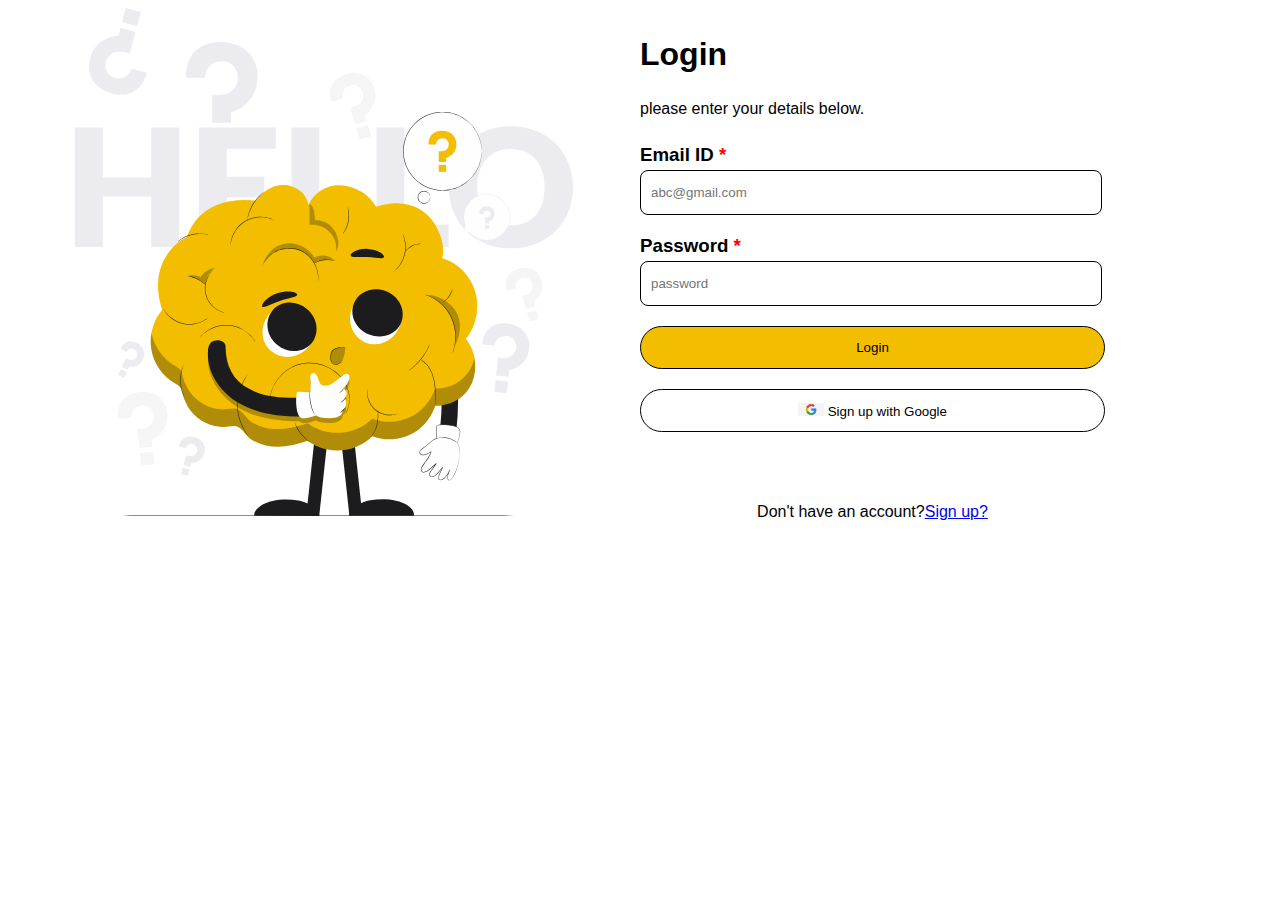
<file: index.html>
<!DOCTYPE html>
<html lang="en">
  <head>
    <meta charset="UTF-8" />
    <meta name="viewport" content="width=device-width, initial-scale=1.0" />
    <title>Login page</title>
    <link rel="stylesheet" href="css/style.css" />
  </head>
  <body>
    <section id="Login">
      <div id="loginPageImg">
        <img src="asset\loginpageimg.svg" alt="img" />
      </div>

      <!-- login form -->
      <form id="loginPageDetail">
        <!-- top-text -->
        <div class="text">
          <h2>Login</h2>
          <p>please enter your details below.</p>
        </div>

        <!-- input-field -->
        <div class="input">
          <h3>Email ID <span>*</span></h3>
          <input class="input-field" id="loginEmail" type="email" placeholder="abc@gmail.com" />
          <h3>Password <span>*</span></h3>
          <input class="input-field" id="loginPassword" type="password" placeholder="password" />
          <br />
          <button class="loginBtn" type="button" onclick="log()">Login</button>
          <br />
          <button class="googleBtn">
            <img src="asset\google.png" alt="google logo" />
            Sign up with Google
          </button>
        </div>

        <!-- bottomtext -->
        <div class="bottomText">
          <p>Don't have an account? <a href="signup.html">Sign up?</a></p>
        </div>
      </form>
    </section>
    <script src="main.js"></script>
  </body>
</html>
</file>
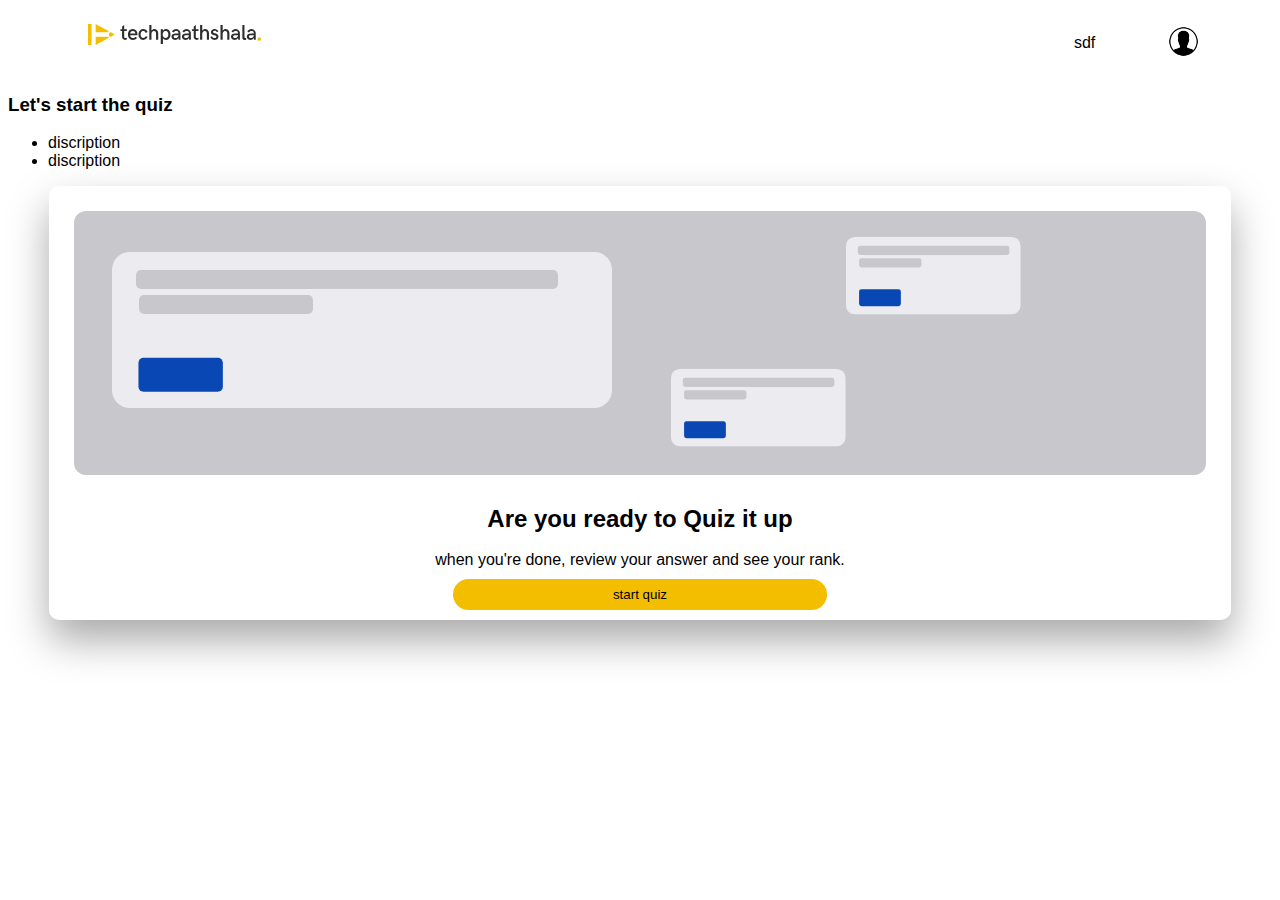
<file: dashboard.html>
<!DOCTYPE html>
<html lang="en">
  <head>
    <meta charset="UTF-8" />
    <meta name="viewport" content="width=device-width, initial-scale=1.0" />
    <title>DashBoard</title>
    <link rel="stylesheet" href="css/style.css" />
  </head>
  <body>
    <header id="head">
      <div id="techpathshala-logo">
        <img src="asset\techpathshala_logo.svg" alt="techpathshala_logo" />
      </div>
      <div id="profile-info">
        <p id="profile-name">sdf</p>
        <img
          src="asset\profile logo.jpg"
          alt="profile-image"
          height="35px"
          width="35px"
        />
      </div>
    </header>
    <section>
      <div>
        <div id="dasboard-page-text">
          <h3>Let's start the quiz</h3>
          <!-- <p><img src="asset\clock.svg" alt="" /> 10 min</p> -->
          <ul>
            <li>discription</li>
            <li>discription</li>
          </ul>
        </div>
        <div id="dasboard-box-container">
          <div id="dasboard-box">
            <div>
              <div id="dasboard-img">
                <img
                  src="asset\dasboard-page_img.svg"
                  alt="dasboard-page_img"
                />
              </div>
              <div id="catchyline">
                <h2>Are you ready to Quiz it up</h2>
                <br>
                <p>when you're done, review your answer and see your rank.</p>
              </div>
            </div>
            <div id="startButton">
              <button onclick="questionPage()">start quiz</button>
            </div>
            
          </div>
        </div>
      </div>
    </section>
    <script src="main.js"></script>
  </body>
</html>
</file>
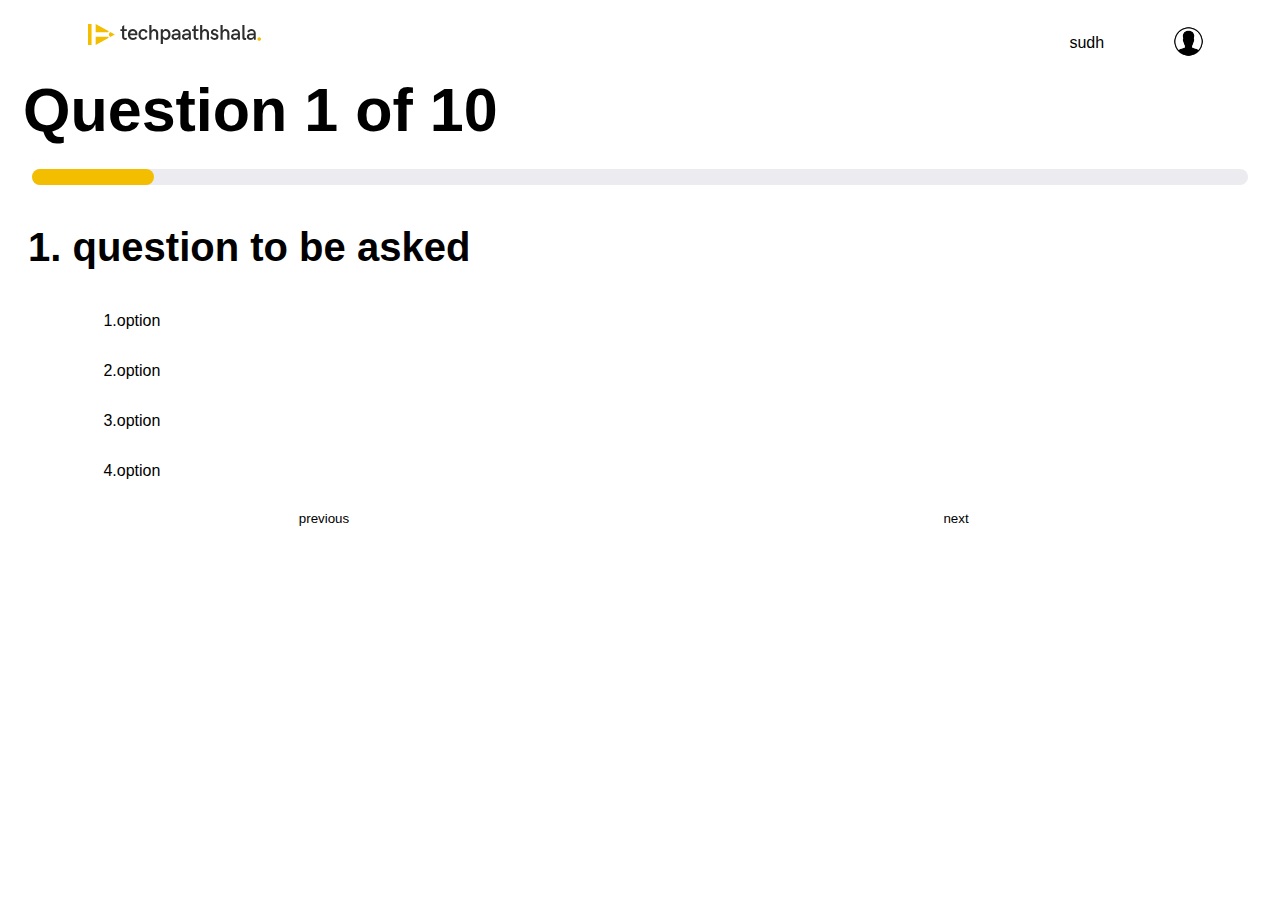
<file: question.html>
<!DOCTYPE html>
<html lang="en">
  <head>
    <meta charset="UTF-8" />
    <meta name="viewport" content="width=device-width, initial-scale=1.0" />
    <title>Document</title>
    <link rel="stylesheet" href="css/style.css" />
  </head>
  <body>
    <header id="head">
      <div id="techpathshala-logo">
        <img src="asset\techpathshala_logo.svg" alt="techpathshala_logo" />
      </div>
      <div id="profile-info">
        <p id="profile-name">sudh</p>
        <img
          src="asset\profile logo.jpg"
          alt="profile-image"
          height="35px"
          width="35px"
        />
      </div>
    </header>
    <section>
      <div id="question-counter">
        <h2>Question <span>1</span> of 10</h2>
      </div>
      <div id="progress-bar">
        <div id="progress">
          <!-- progress -->
        </div>
        <!-- progress-bar -->
      </div>
      <div id="question-wrapper">
        <h3><span>1</span>. question to be asked</h3>
        <ol>
          <li >
            <input type="radio" id="option1" name="option" />
            <label class="Options" for="option1">1.<span>option</span></label>
          </li>
          <li >
            <input type="radio" id="option2" name="option" />
            <label class="Options" for="option2">2.<span>option</span></label>
          </li>
          <li >
            <input type="radio" id="option3" name="option" />
            <label class="Options" for="option3">3.<span>option</span></label>
          </li>
          <li >
            <input type="radio" id="option4" name="option" />
            <label class="Options" for="option4">4.<span>option</span></label>
          </li>
        </ol>
      </div>
      <div id="button-wrapper">
        <button id="previous">previous</button>
        <button id="next">next</button>
      </div>
    </section>
    <script src="main.js"></script>
  </body>
</html>
</file>
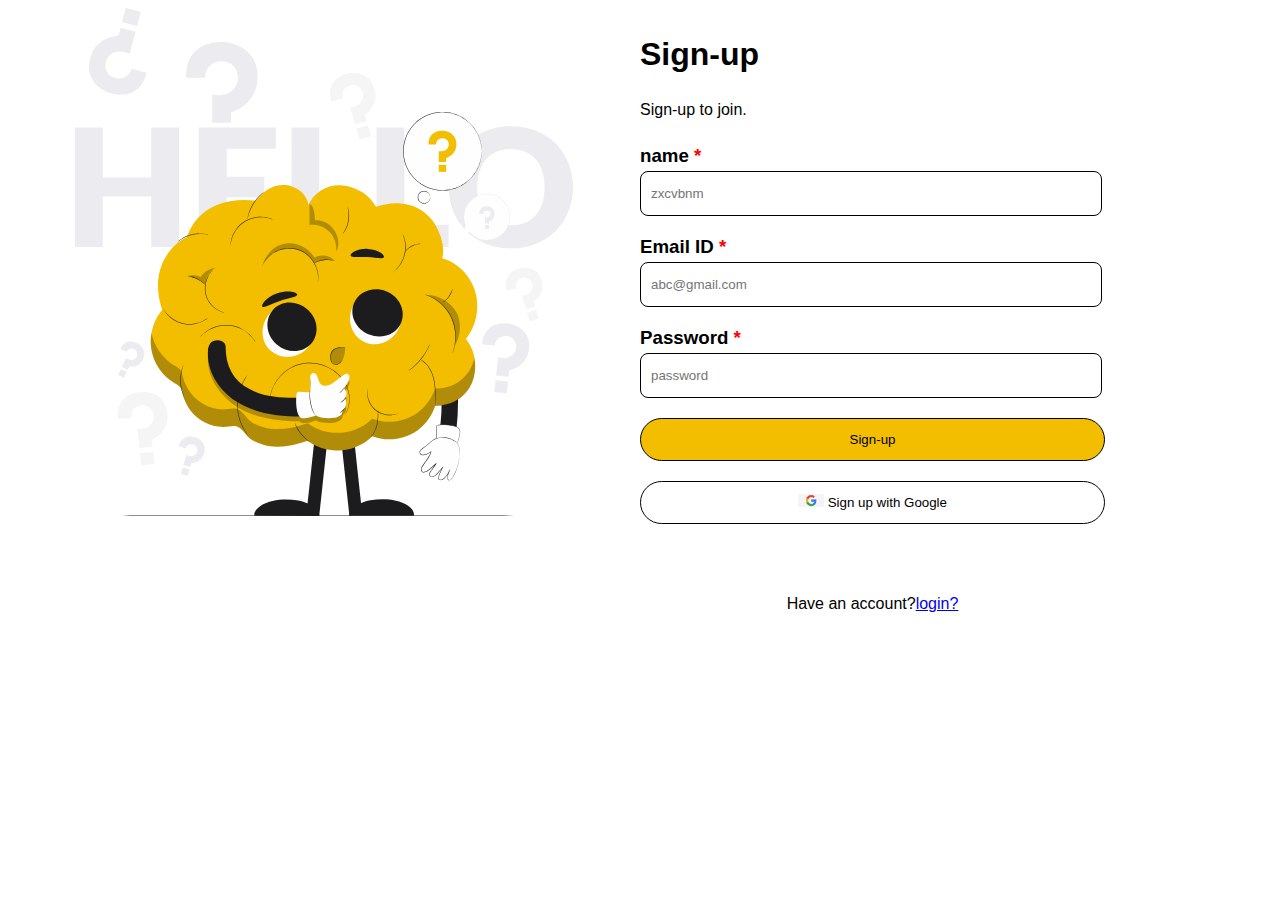
<file: signup.html>
<!DOCTYPE html>
<html lang="en">
  <head>
    <meta charset="UTF-8" />
    <meta name="viewport" content="width=device-width, initial-scale=1.0" />
    <title>Login page</title>
    <link rel="stylesheet" href="css/style.css" />
  </head>
  <body>
    <section id="Signup">
      <div id="signupPageImg">
        <img src="asset\loginpageimg.svg" alt="img" />
      </div>

      <!-- login form -->
      <form id="signupPageDetail">
        <!-- top-text -->
        <div class="text">
          <h2>Sign-up</h2>
          <p>Sign-up to join.</p>
        </div>

        <!-- input-field -->
        <div class="input">
          <h3>name <span>*</span></h3>
          <input class="input-field" id="Full-Name" type="text" placeholder="zxcvbnm" />
          <h3>Email ID <span>*</span></h3>
          <input class="input-field" id="emailId" type="email" placeholder="abc@gmail.com" />
          <h3>Password <span>*</span></h3>
          <input class="input-field" id="Passkey" type="password" placeholder="password" />
          <br />
          <button class="signupBtn" type="button" onclick="signin()">
            Sign-up
          </button>
          <br />
          <button class="googleBtn">
            <img src="asset\google.png" alt="google logo" />
            Sign up with Google
          </button>
        </div>

        <!-- bottomtext -->
        <div class="bottomText">
          <p>Have an account? <a href="index.html">login?</a></p>
        </div>
      </form>
    </section>
    <script src="main.js"></script>
  </body> 
</html>
</file>
<file: css/style.css>
body{
  font-family: Inter, sans-serif
}
#Login {
  display: flex;
}
#loginPageImg {
  flex: 1;
  width: 510px;
  height: 529px;
  left: 120px;
  justify-content: center;
  justify-self: center;
  display: flex;
  
}
#loginPageDetail {
  flex: 1;
  width: 440px;
  height: 512px;
  top: 255.5px;
  left: 793px;
  gap: 64px;
  opacity: 0px;


}
#loginPageDetail >.text > h2 {
  width: 87px;
  height: 38px;
  font-size: 32px;
  font-weight: 700;
  line-height: 38.4px;
  text-align: left;
}
#loginPageDetail >.text > p {
  width: 240px;
  height: 19px;
  font-size: 16px;
  font-weight: 400;
  line-height: 19.2px;
  text-align: left;

}
#loginPageDetail >.input > h3 {
    margin: 0;
    margin-bottom: 4px;
    padding-top: 10px;
}
#loginPageDetail >.input > h3 > span {
  color: red;
}
.input >.input-field{
  border-radius: 8px;
  border: 1px solid black;
  padding: 0px 10px;
  margin-bottom: 10px;
  width: 440px;
  height: 43px;

}
.input >.loginBtn {
  padding: 4px 50px 4px 50px;
  margin: 0;
  border-radius: 100px;
  border: 1px solid black;
  margin-bottom: 10px;
  margin-top: 10px;
  background-color: rgb(243, 189, 0);
  width: 465px;
  height: 43px;
}
.input >.googleBtn > img {
  height: 13px;
}
.input >.googleBtn {
  padding: 5px 25px 5px 25px;
  margin: 0;
  border-radius: 100px;
  border: 1px solid black;
  margin-bottom: 10px;
  margin-top: 10px;
  background-color: white;
  width: 465px;
  height: 43px;
}
#loginPageDetail >.bottomText > p{
  width: 465px;
  justify-content: center;
  display: flex;
  padding-top: 45px;
}
/* sign up */
#Signup {
  display: flex;
}
#signupPageImg {
  flex: 1;
  width: 510px;
  height: 529px;
  left: 120px;
  justify-content: center;
  justify-self: center;
  display: flex;
  
}
#signupPageDetail {
  flex: 1;
  width: 440px;
  height: 512px;
  top: 255.5px;
  left: 793px;
  gap: 64px;
  opacity: 0px;


}
#signupPageDetail >.text > h2 {
  font-size: 32px;
  font-weight: 700;
  line-height: 38.4px;
  text-align: left;
}
#signupPageDetail >.text > p {
  width: 240px;
  height: 19px;
  font-size: 16px;
  font-weight: 400;
  line-height: 19.2px;
  text-align: left;

}
#signupPageDetail >.input > h3 {
  margin: 0;
  margin-bottom: 4px;
  padding-top: 10px;
}
#signupPageDetail >.input > h3 > span {
color: red;
}
.input >.input-field{
border-radius: 8px;
border: 1px solid black;
padding: 0px 10px;
margin-bottom: 10px;
width: 440px;
height: 43px;

}
.input >.signupBtn {
padding: 4px 50px 4px 50px;
margin: 0;
border-radius: 100px;
border: 1px solid black;
margin-bottom: 10px;
margin-top: 10px;
background-color: rgb(243, 189, 0);
width: 465px;
height: 43px;
}
.input >.googleBtn > img {
height: 13px;
}
.input >.googleBtn {
padding: 5px 25px 5px 25px;
margin: 0;
border-radius: 100px;
border: 1px solid black;
margin-bottom: 10px;
margin-top: 10px;
background-color: white;
width: 465px;
height: 43px;
}
#signupPageDetail >.bottomText > p{
  width: 465px;
  justify-content: center;
  display: flex;
  padding-top: 45px;
}

                                  /* dashboard */

#head{
  display: flex;
  justify-content: space-between;
  padding: 16px 00px 16px 80px;
}
#head > #techpathshala-logo{
  flex: 1;
}
#head > #profile-info{
  flex: 1;
}
#profile-info{
  /* display: flex; */
  display: inline-flex;
  justify-content: space-evenly;
  max-width: 269px;
}
#profile-name{
  margin: 0px;
  padding-top: 10px;
}

#dasboard-box-container{
  display: flex;
  justify-content: center;
}
#dasboard-box{
  border-radius: 10px;
  box-shadow: 0 20px 40px #a9a9a9;
}
#dasboard-img{
  padding: 25px;
}
#catchyline{
  display: grid;
  justify-content: center;
  text-align: center;
}
#catchyline > h2{
  margin: 0px;
}
#catchyline > p{
  margin: 0px;
}
#startButton{
 
  display: flex;
  justify-content: center;
}
#startButton>button{
  padding: 8px 160px;
  border-radius: 50px;
  border: none;
  background-color: #f3bd00;
  margin: 10px 0;
}

/* Question  */


#question-counter>h2{
  font-size: 61px;
  margin: 0px;
  padding-left: 15px;
}
#progress-bar{
  position: relative;
  border-radius: 50px;
  background-color: rgb(235,235,240);
  height: 16px;
  z-index: 1;
  margin: 24px;
}
#progress-bar>#progress{
  width: 10%;
  position: absolute;
  background-color: #f3bd00;
  border-radius: 50px;
  height: 16px  ;
  z-index: 2;

}
#question-wrapper >h3{
  font-size: 40px;
  padding-left: 20px;
}
#question-wrapper > ol{
  list-style: none;
}

/* radio option */



#question-wrapper ol li {
  margin-bottom: 30px;
  /* padding: 10px; */
  /* border: 1px solid #ccc; */
  border-radius: 50px;
  /* transition: all 0.3s ease; */
  /* cursor: pointer; */
  gap: 100px;
  max-width: fit-content;

}
.Options{
  /* margin-bottom: 10px; */
    padding: 10px;
    /* border: 1px solid #ccc; */
    border-radius: 50px;
    transition: all 0.3s ease;
    cursor: pointer;
    /* gap: 100px; */
    /* max-width: fit-content; */
    padding-left: 30px;
}
/* 
.Options input:hover{
  background-color: #891313;
  box-shadow: 0px 4px 12px rgba(0, 0, 0, 0.1);
} */

#question-wrapper ol li {
  transition: all 0.3s ease; /* Optional: for smooth transition */
}


#question-wrapper ol li label:hover {
  /* Hover effect */
  /* background-color: #f0f0f0; Change background color on hover */
  box-shadow: 0 0 30px rgba(0, 0, 0, 0.1); /* Add box shadow on hover */
}

/* #question-wrapper ol li {
  Box shadow on li elements
  box-shadow: 0 0 5px rgba(0, 0, 0, 0.05);
} */
input[type="radio"]{
  visibility: hidden;
  
}
input[type="radio"]:checked + label {
  color: black;
  background-color: #f3bd00;
  margin: 0;
}

#button-wrapper{
  display: flex;
}
#button-wrapper > button{
  flex: 1;
  border: 0px;
    background-color: white;
}

 /* #previous {
  flex: 1;
  border: 0px;
    background-color: white;
}
#next   {
  flex: 1;
  border: 0px;
    background-color: white;
} */
</file>
